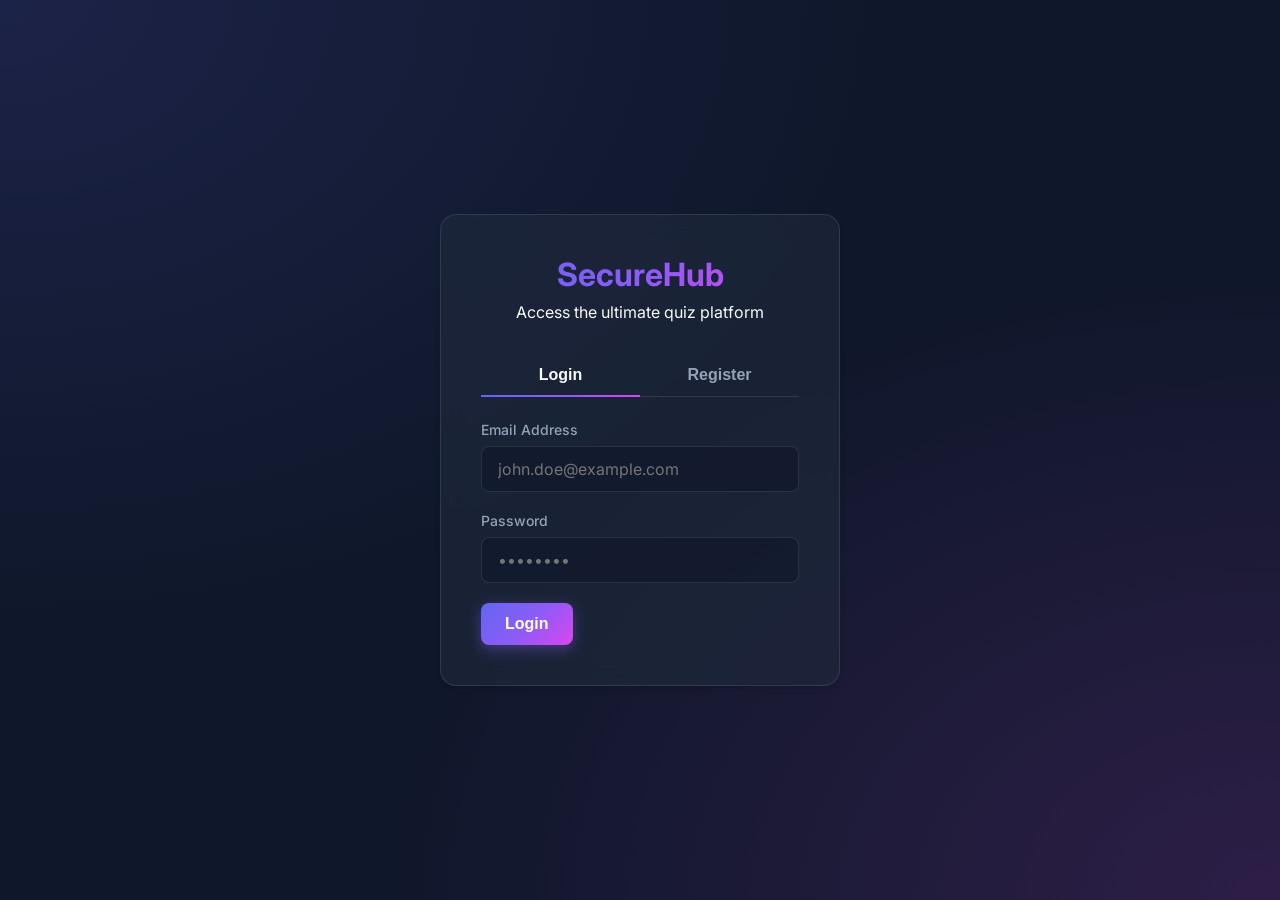
<file: frontend/index.html>
<!DOCTYPE html>
<html lang="en">
<head>
    <meta charset="UTF-8">
    <meta name="viewport" content="width=device-width, initial-scale=1.0">
    <title>SecureHub - Login & Registration</title>
    <!-- Use Google Fonts (Inter) -->
    <link href="https://fonts.googleapis.com/css2?family=Inter:wght@400;500;600;700&display=swap" rel="stylesheet">
    <link rel="stylesheet" href="css/style.css">
</head>
<body class="auth-page">
    <div class="auth-wrapper glass">
        <div class="auth-header">
            <h1>SecureHub</h1>
            <p>Access the ultimate quiz platform</p>
        </div>

        <div class="tabs">
            <button id="tab-login" class="tab-btn active" onclick="switchTab('login')">Login</button>
            <button id="tab-register" class="tab-btn" onclick="switchTab('register')">Register</button>
        </div>

        <!-- Login Form -->
        <form id="login-form" class="auth-form active">
            <div class="form-group">
                <label for="login-email">Email Address</label>
                <input type="email" id="login-email" required placeholder="john.doe@example.com">
            </div>
            <div class="form-group">
                <label for="login-password">Password</label>
                <input type="password" id="login-password" required placeholder="••••••••">
            </div>
            <div id="login-error" class="error-msg"></div>
            <button type="submit" class="btn primary-btn">Login</button>
        </form>

        <!-- Register Form -->
        <form id="register-form" class="auth-form hidden">
            <div class="form-group">
                <label for="reg-email">Email Address</label>
                <input type="email" id="reg-email" required placeholder="john.doe@example.com">
            </div>
            <div class="form-group">
                <label for="reg-password">Password</label>
                <input type="password" id="reg-password" required placeholder="••••••••">
            </div>
            <div class="form-group">
                <label for="reg-role">Role</label>
                <select id="reg-role" required>
                    <option value="student">Student</option>
                    <option value="admin">Admin</option>
                </select>
            </div>
            <div id="reg-error" class="error-msg"></div>
            <div id="reg-success" class="success-msg"></div>
            <button type="submit" class="btn primary-btn">Create Account</button>
        </form>
    </div>

    <!-- Scripts -->
    <script src="js/api.js"></script>
    <script src="js/auth.js"></script>
    <script>
        function switchTab(tab) {
            document.querySelectorAll('.tab-btn').forEach(b => b.classList.remove('active'));
            document.querySelectorAll('.auth-form').forEach(f => {
                f.classList.remove('active');
                f.classList.add('hidden');
            });

            document.getElementById(`tab-${tab}`).classList.add('active');
            const form = document.getElementById(`${tab}-form`);
            form.classList.remove('hidden');
            form.classList.add('active');
        }
    </script>
</body>
</html>
</file>
<file: frontend/css/style.css>
:root {
    --bg-color: #0f172a;
    --primary-gradient: linear-gradient(135deg, #6366f1, #8b5cf6, #d946ef);
    --glass-bg: rgba(30, 41, 59, 0.7);
    --glass-border: rgba(255, 255, 255, 0.1);
    --text-primary: #f8fafc;
    --text-secondary: #94a3b8;
    --error: #ef4444;
    --success: #10b981;
    --input-bg: rgba(15, 23, 42, 0.6);
}

* {
    box-sizing: border-box;
    margin: 0;
    padding: 0;
}

body {
    font-family: 'Inter', sans-serif;
    background-color: var(--bg-color);
    background-image: 
        radial-gradient(at 0% 0%, rgba(99, 102, 241, 0.15) 0px, transparent 50%),
        radial-gradient(at 100% 100%, rgba(217, 70, 239, 0.15) 0px, transparent 50%);
    background-attachment: fixed;
    color: var(--text-primary);
    min-height: 100vh;
    display: flex;
    flex-direction: column;
}

/* Glassmorphism Utilities */
.glass {
    background: var(--glass-bg);
    backdrop-filter: blur(12px);
    -webkit-backdrop-filter: blur(12px);
    border: 1px solid var(--glass-border);
    border-radius: 16px;
    box-shadow: 0 4px 6px -1px rgba(0, 0, 0, 0.1), 0 2px 4px -1px rgba(0, 0, 0, 0.06);
}

.glass-card {
    background: rgba(30, 41, 59, 0.4);
    backdrop-filter: blur(8px);
    border: 1px solid var(--glass-border);
    border-radius: 12px;
    padding: 20px;
    transition: transform 0.2s ease, box-shadow 0.2s ease;
}

.glass-card:hover {
    transform: translateY(-4px);
    box-shadow: 0 10px 15px -3px rgba(0, 0, 0, 0.3);
    border: 1px solid rgba(255, 255, 255, 0.2);
}

/* Typography */
h1, h2, h3, h4 {
    font-weight: 700;
    margin-bottom: 0.5rem;
}

.mega-text {
    font-size: 3rem;
    font-weight: 800;
    background: var(--primary-gradient);
    -webkit-background-clip: text;
    background-clip: text;
    -webkit-text-fill-color: transparent;
}

.sub-text {
    color: var(--text-secondary);
}

.mt-1 { margin-top: 1rem; }
.text-center { text-align: center; }

/* Buttons */
.btn {
    display: inline-flex;
    align-items: center;
    justify-content: center;
    padding: 0.75rem 1.5rem;
    font-size: 1rem;
    font-weight: 600;
    border-radius: 8px;
    border: none;
    cursor: pointer;
    transition: all 0.2s ease;
}

.primary-btn {
    background: var(--primary-gradient);
    color: white;
    box-shadow: 0 4px 14px 0 rgba(139, 92, 246, 0.39);
}

.primary-btn:hover {
    transform: translateY(-2px);
    box-shadow: 0 6px 20px rgba(139, 92, 246, 0.6);
}

.primary-btn:disabled {
    opacity: 0.7;
    cursor: not-allowed;
    transform: none;
}

.secondary-btn {
    background: rgba(255, 255, 255, 0.1);
    color: var(--text-primary);
    border: 1px solid var(--glass-border);
}

.secondary-btn:hover {
    background: rgba(255, 255, 255, 0.2);
}

.small {
    padding: 0.5rem 1rem;
    font-size: 0.875rem;
}

.large {
    padding: 1rem 2rem;
    font-size: 1.125rem;
    width: 100%;
}

/* Forms & Inputs */
.form-group {
    margin-bottom: 1.25rem;
}

label {
    display: block;
    margin-bottom: 0.5rem;
    font-size: 0.875rem;
    font-weight: 500;
    color: var(--text-secondary);
}

input[type="text"],
input[type="email"],
input[type="password"],
select {
    width: 100%;
    padding: 0.75rem 1rem;
    border-radius: 8px;
    border: 1px solid var(--glass-border);
    background: var(--input-bg);
    color: var(--text-primary);
    font-family: 'Inter', sans-serif;
    font-size: 1rem;
    transition: all 0.2s ease;
}

input:focus, select:focus {
    outline: none;
    border-color: #8b5cf6;
    box-shadow: 0 0 0 3px rgba(139, 92, 246, 0.2);
}

/* Auth Page */
.auth-page {
    justify-content: center;
    align-items: center;
}

.auth-wrapper {
    width: 100%;
    max-width: 400px;
    padding: 2.5rem;
}

.auth-header {
    text-align: center;
    margin-bottom: 2rem;
}

.auth-header h1 {
    font-size: 2rem;
    background: var(--primary-gradient);
    -webkit-background-clip: text;
    background-clip: text;
    -webkit-text-fill-color: transparent;
}

.tabs {
    display: flex;
    margin-bottom: 1.5rem;
    border-bottom: 1px solid var(--glass-border);
}

.tab-btn {
    flex: 1;
    background: none;
    border: none;
    color: var(--text-secondary);
    padding: 0.75rem;
    font-weight: 600;
    font-size: 1rem;
    cursor: pointer;
    position: relative;
}

.tab-btn.active {
    color: var(--text-primary);
}

.tab-btn.active::after {
    content: '';
    position: absolute;
    bottom: -1px;
    left: 0;
    width: 100%;
    height: 2px;
    background: var(--primary-gradient);
}

.hidden {
    display: none !important;
}

/* Dashboard Page */
.navbar {
    display: flex;
    justify-content: space-between;
    align-items: center;
    padding: 1rem 2rem;
    margin: 1rem 2rem;
}

.nav-brand {
    font-weight: 700;
    font-size: 1.5rem;
    background: var(--primary-gradient);
    -webkit-background-clip: text;
    background-clip: text;
    -webkit-text-fill-color: transparent;
}

.nav-links {
    display: flex;
    align-items: center;
    gap: 1.5rem;
}

.dashboard-container {
    padding: 0 2rem 2rem 2rem;
    max-width: 1200px;
    margin: 0 auto;
    width: 100%;
}

.section-card {
    padding: 2rem;
    margin-bottom: 2rem;
}

.dashboard-grid {
    display: grid;
    grid-template-columns: 1fr 1fr;
    gap: 2rem;
}

@media (max-width: 768px) {
    .dashboard-grid {
        grid-template-columns: 1fr;
    }
}

.form-row {
    display: grid;
    grid-template-columns: repeat(auto-fit, minmax(200px, 1fr));
    gap: 1.5rem;
}

.card-list {
    display: flex;
    flex-direction: column;
    gap: 1rem;
    margin-top: 1rem;
}

/* Quiz Page */
.quiz-container {
    max-width: 800px;
    margin: 2rem auto;
    padding: 3rem;
    width: 100%;
}

.timer {
    font-size: 1.1rem;
    font-weight: 600;
    background: rgba(16, 185, 129, 0.1);
    color: #10b981;
    padding: 0.5rem 1rem;
    border-radius: 99px;
}

.question-card {
    margin-bottom: 2rem;
}

.q-num {
    color: #8b5cf6;
    margin-right: 0.5rem;
}

.options {
    display: flex;
    flex-direction: column;
    gap: 0.75rem;
    margin-top: 1rem;
}

.option-label {
    display: flex;
    align-items: center;
    padding: 1rem;
    background: var(--input-bg);
    border: 1px solid var(--glass-border);
    border-radius: 8px;
    cursor: pointer;
    transition: all 0.2s ease;
}

.option-label:hover {
    background: rgba(30, 41, 59, 0.8);
    border-color: #8b5cf6;
}

.option-label input[type="radio"] {
    position: absolute;
    opacity: 0;
    cursor: pointer;
}

.option-label input[type="radio"]:checked ~ .opt-text {
    color: #8b5cf6;
    font-weight: 600;
}

/* To apply border on the parent label, typically we use JS or :has() but simple hover is okay for now */

/* Allow modern CSS nesting or :has */
.option-label:has(input[type="radio"]:checked) {
    border-color: #8b5cf6;
    background: rgba(139, 92, 246, 0.1);
}

.opt-text {
    margin-left: 0.5rem;
    color: var(--text-primary);
}

/* Results */
.score-card {
    padding: 3rem;
    margin: 2rem 0;
    text-align: center;
}

.grade {
    font-size: 1.5rem;
    font-weight: 700;
    margin-top: 1rem;
}

.score-pill {
    background: rgba(139, 92, 246, 0.1);
    padding: 0.5rem 1rem;
    border-radius: 99px;
    display: inline-flex;
    gap: 0.5rem;
    align-items: center;
}

/* Utils */
.error-msg {
    color: var(--error);
    font-size: 0.875rem;
    margin-bottom: 1rem;
}

.success-msg {
    color: var(--success);
    font-size: 0.875rem;
    margin-bottom: 1rem;
}
</file>
